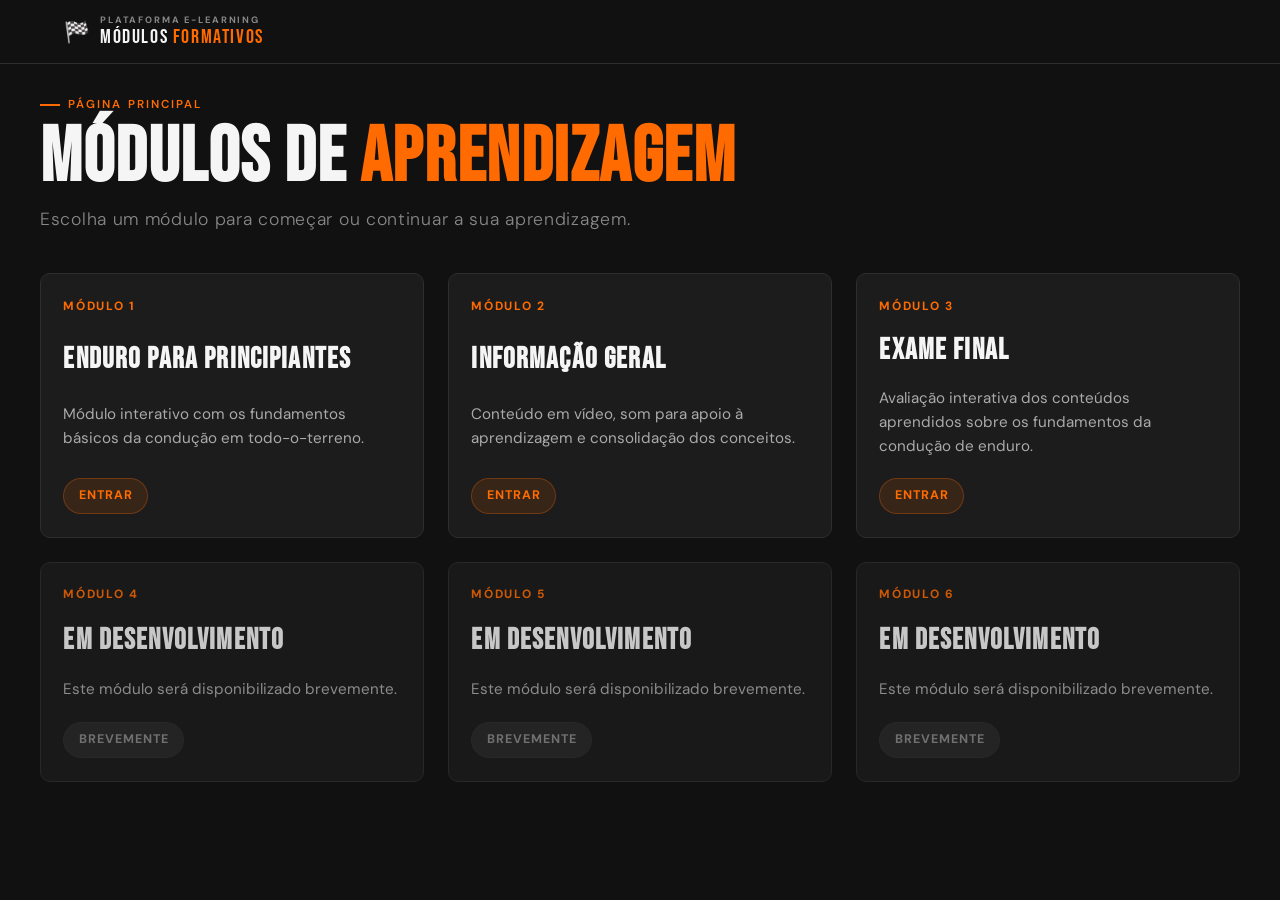
<file: index.html>
<!DOCTYPE html>
<html lang="pt">
<head>
  <meta charset="UTF-8" />
  <meta name="viewport" content="width=device-width, initial-scale=1.0" />
  <title>Módulos de Aprendizagem | E-Learning</title>

  <link rel="preconnect" href="https://fonts.googleapis.com">
  <link href="https://fonts.googleapis.com/css2?family=Bebas+Neue&family=DM+Sans:ital,wght@0,300;0,400;0,500;0,600;0,700;1,300&display=swap" rel="stylesheet">
  <link rel="stylesheet" href="style.css" />
</head>
<body class="home-page">

  <header class="site-header">
    <div class="header-inner">
      <div class="logo-area">
        <span class="logo-icon">🏁</span>
        <div class="logo-stack">
          <span class="logo-module">PLATAFORMA E-LEARNING</span>
          <span class="logo-title">MÓDULOS <span class="accent">FORMATIVOS</span></span>
        </div>
      </div>
    </div>
  </header>

  <main class="home-main">
    <section class="home-hero">
      <div class="screen-tag">Página principal</div>
      <h1 class="display-title">MÓDULOS DE <span class="accent-word">APRENDIZAGEM</span></h1>
      <p class="lead-text">
        Escolha um módulo para começar ou continuar a sua aprendizagem.
      </p>
    </section>

    <section class="modules-grid-section">
      <div class="modules-grid">

        <a class="module-card" href="module1.html">
          <span class="module-number">Módulo 1</span>
          <h2>Enduro para principiantes</h2>
          <p>Módulo interativo com os fundamentos básicos da condução em todo-o-terreno.</p>
          <span class="module-status ready">Entrar</span>
        </a>

        <a class="module-card" href="module2.html">
          <span class="module-number">Módulo 2</span>
          <h2>Informação geral</h2>
          <p>Conteúdo em vídeo, som para apoio à aprendizagem e consolidação dos conceitos.</p>
          <span class="module-status ready">Entrar</span>
        </a>

        <a class="module-card" href="exame1.html">
          <span class="module-number">Módulo 3</span>
          <h2>Exame Final</h2>
          <p>Avaliação interativa dos conteúdos aprendidos sobre os fundamentos da condução de enduro.</p>
          <span class="module-status ready">Entrar</span>
        </a>

        <div class="module-card disabled">
          <span class="module-number">Módulo 4</span>
          <h2>Em desenvolvimento</h2>
          <p>Este módulo será disponibilizado brevemente.</p>
          <span class="module-status pending">Brevemente</span>
        </div>

        <div class="module-card disabled">
          <span class="module-number">Módulo 5</span>
          <h2>Em desenvolvimento</h2>
          <p>Este módulo será disponibilizado brevemente.</p>
          <span class="module-status pending">Brevemente</span>
        </div>

        <div class="module-card disabled">
          <span class="module-number">Módulo 6</span>
          <h2>Em desenvolvimento</h2>
          <p>Este módulo será disponibilizado brevemente.</p>
          <span class="module-status pending">Brevemente</span>
        </div>

      </div>
    </section>
  </main>

</body>
</html>
</file>
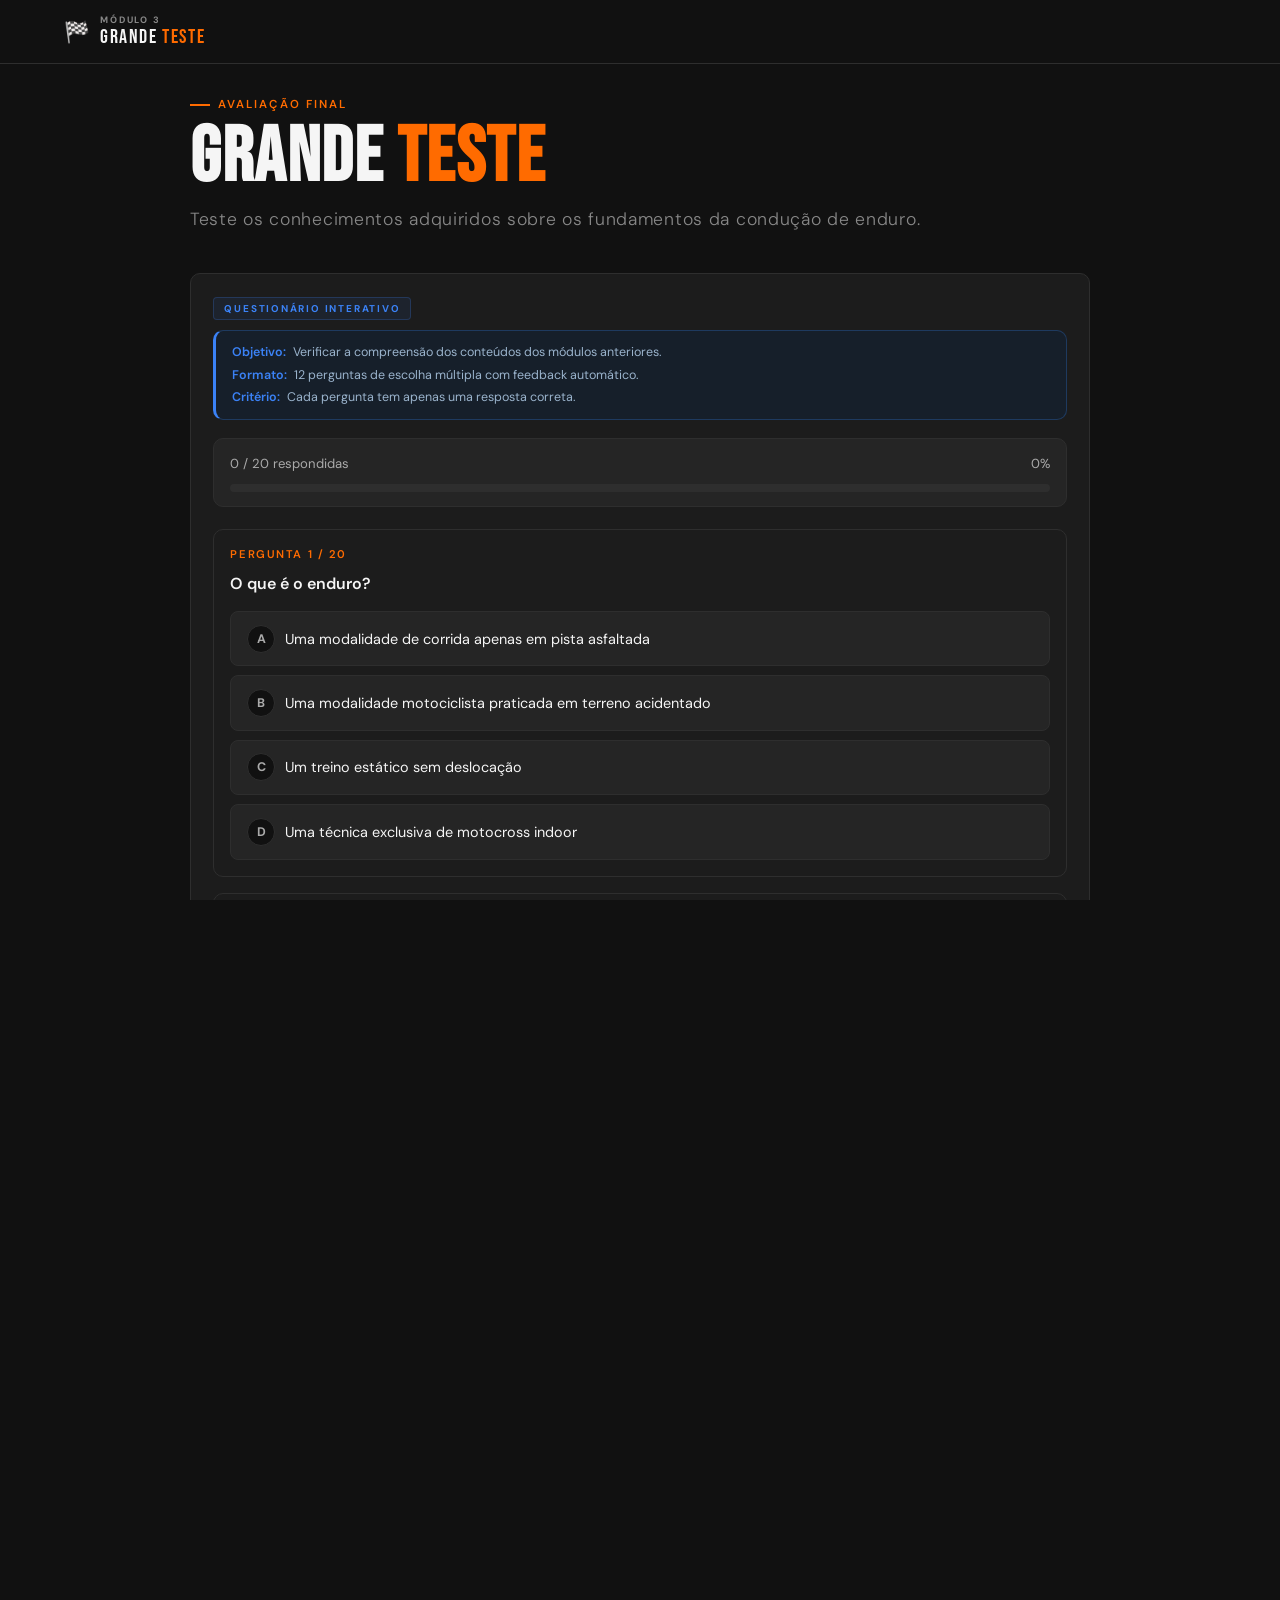
<file: exame1.html>
<!DOCTYPE html>
<html lang="pt">
<head>
  <meta charset="UTF-8" />
  <meta name="viewport" content="width=device-width, initial-scale=1.0" />
  <title>Módulo 3 — Grande Teste</title>
  <link rel="preconnect" href="https://fonts.googleapis.com">
  <link href="https://fonts.googleapis.com/css2?family=Bebas+Neue&family=DM+Sans:wght@300;400;500;700&display=swap" rel="stylesheet">
  <link rel="stylesheet" href="style.css" />
</head>
<body class="home-page">

  <header class="site-header">
    <div class="header-inner">
      <div class="logo-area">
        <span class="logo-icon">🏁</span>
        <div class="logo-stack">
          <span class="logo-module">MÓDULO 3</span>
          <span class="logo-title">GRANDE <span class="accent">TESTE</span></span>
        </div>
      </div>
    </div>
  </header>

  <main class="home-main test-page">
    <section class="home-hero">
      <div class="screen-tag">Avaliação final</div>
      <h1 class="display-title">GRANDE <span class="accent-word">TESTE</span></h1>
      <p class="lead-text">
        Teste os conhecimentos adquiridos sobre os fundamentos da condução de enduro.
      </p>
    </section>

    <section class="big-test-wrap">
      <div class="screen-meta-row">
        <span class="content-type">QUESTIONÁRIO INTERATIVO</span>
      </div>

      <div class="instruction-note">
        <div class="note-row"><span class="note-label">Objetivo:</span> Verificar a compreensão dos conteúdos dos módulos anteriores.</div>
        <div class="note-row"><span class="note-label">Formato:</span> 12 perguntas de escolha múltipla com feedback automático.</div>
        <div class="note-row"><span class="note-label">Critério:</span> Cada pergunta tem apenas uma resposta correta.</div>
      </div>

      <div class="test-progress-box">
        <div class="test-progress-top">
          <span id="testAnswered">0 / 12 respondidas</span>
          <span id="testPercent">0%</span>
        </div>
        <div class="test-progress-track">
          <div class="test-progress-fill" id="testProgressFill"></div>
        </div>
      </div>

      <div id="bigQuizContainer" class="quiz-container big-quiz-container"></div>

      <div id="bigQuizResult" class="quiz-result hidden" aria-live="polite">
        <div class="result-score" id="bigResultScore">0/12</div>
        <div class="result-msg" id="bigResultMsg"></div>
        <button class="btn-primary" onclick="retakeBigQuiz()">Tentar novamente</button>
      </div>

      <div class="module-actions">
        <a href="index.html" class="btn-secondary">Voltar à página principal</a>
      </div>
    </section>
  </main>

  <script src="big-test.js"></script>
</body>
</html>
</file>
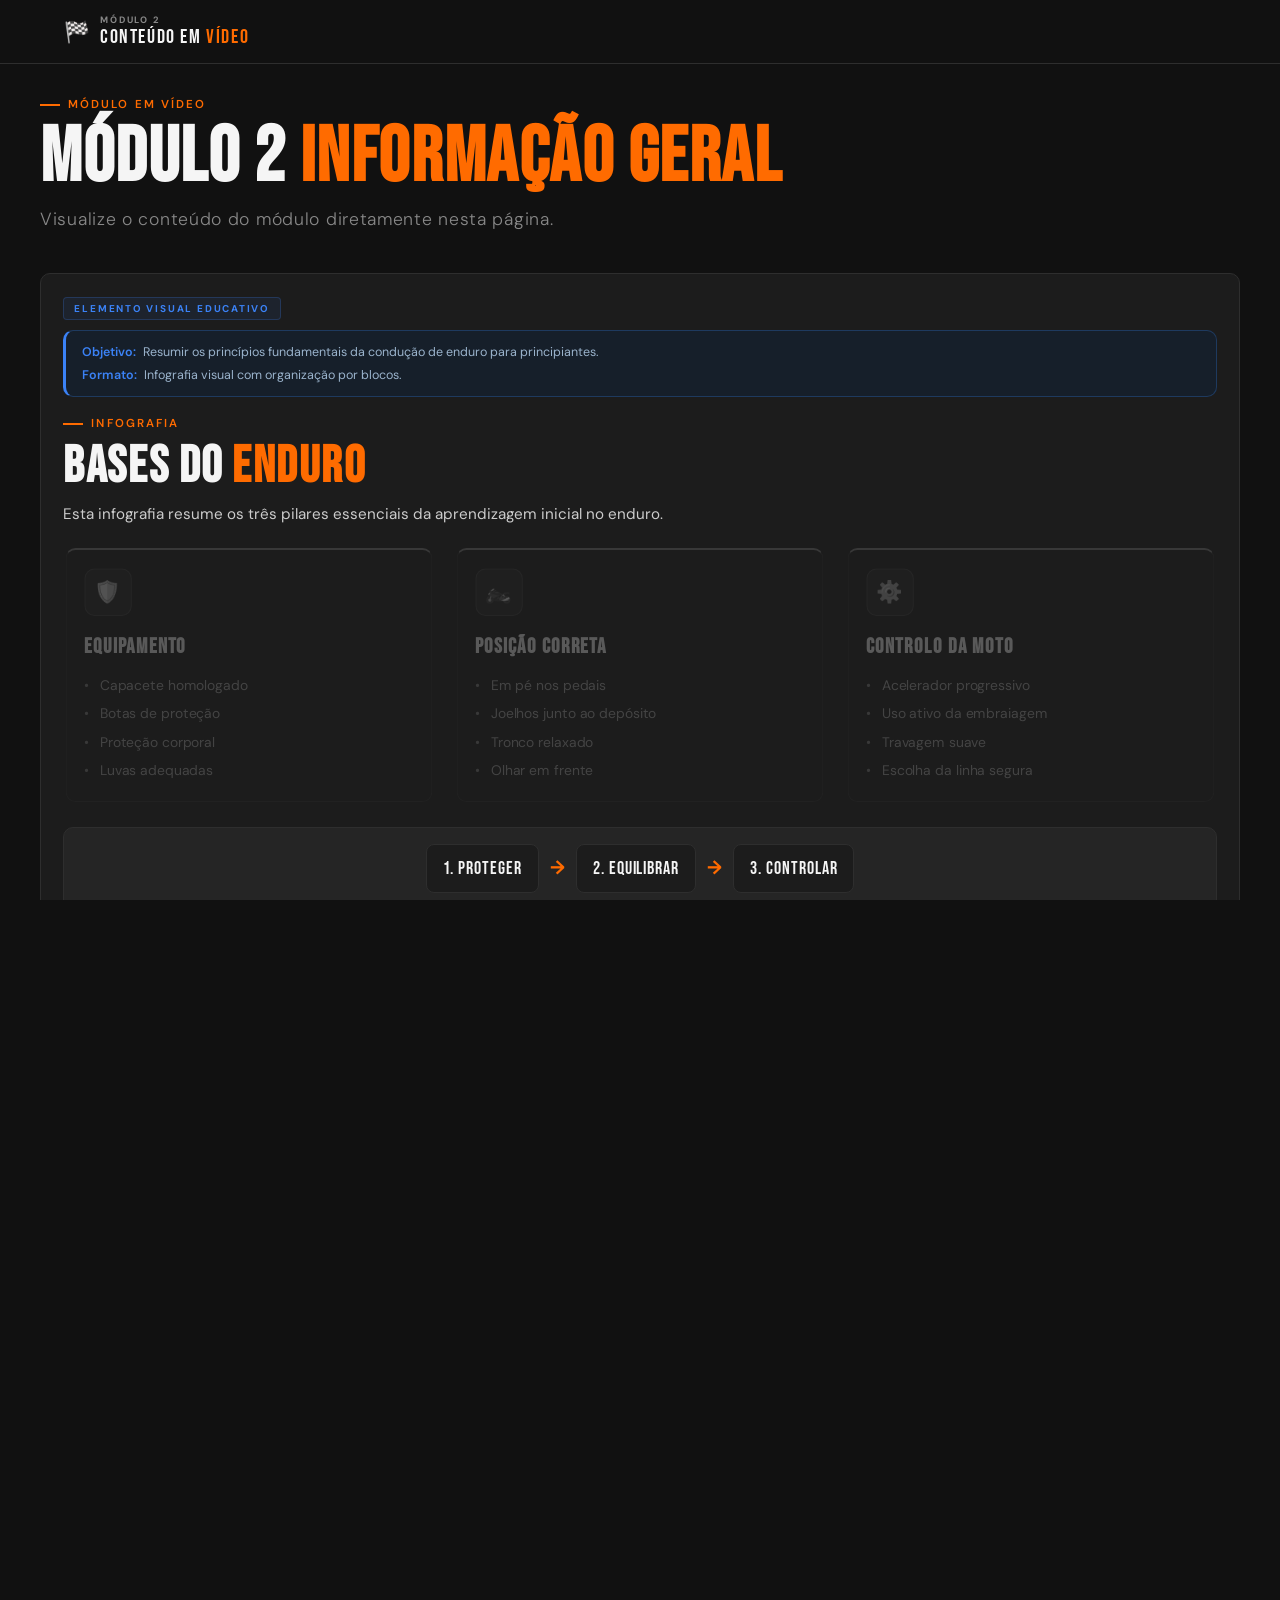
<file: module2.html>
<!DOCTYPE html>
<html lang="pt">
<head>
  <meta charset="UTF-8" />
  <meta name="viewport" content="width=device-width, initial-scale=1.0" />
  <title>Módulo 2 | Vídeo</title>

  <link rel="preconnect" href="https://fonts.googleapis.com">
  <link href="https://fonts.googleapis.com/css2?family=Bebas+Neue&family=DM+Sans:ital,wght@0,300;0,400;0,500;0,600;0,700;1,300&display=swap" rel="stylesheet">
  <link rel="stylesheet" href="style.css" />
</head>
<script src="script.js"></script>
<body class="home-page">

  <header class="site-header">
    <div class="header-inner">
      <div class="logo-area">
        <span class="logo-icon">🏁</span>
        <div class="logo-stack">
          <span class="logo-module">MÓDULO 2</span>
          <span class="logo-title">CONTEÚDO EM <span class="accent">VÍDEO</span></span>
        </div>
      </div>
    </div>
  </header>

  <main class="home-main">
    <section class="home-hero">
      <div class="screen-tag">Módulo em vídeo</div>
      <h1 class="display-title">MÓDULO 2 <span class="accent-word">INFORMAÇÃO GERAL</span></h1>
      <p class="lead-text">
        Visualize o conteúdo do módulo diretamente nesta página.
      </p>
    </section>

    <section class="edu-infographic" id="module2Infographic">
      <div class="screen-meta-row">
        <span class="content-type">ELEMENTO VISUAL EDUCATIVO</span>
      </div>
    
      <div class="instruction-note">
        <div class="note-row">
          <span class="note-label">Objetivo:</span>
          Resumir os princípios fundamentais da condução de enduro para principiantes.
        </div>
        <div class="note-row">
          <span class="note-label">Formato:</span>
          Infografia visual com organização por blocos.
        </div>
      </div>
    
      <div class="content-header">
        <div class="screen-tag">Infografia</div>
        <h2 class="section-title">BASES DO <span class="accent-word">ENDURO</span></h2>
        <p class="body-text">
          Esta infografia resume os três pilares essenciais da aprendizagem inicial no enduro.
        </p>
      </div>
    
      <div class="infographic-grid">
        <div class="info-card" data-topic="gear">
          <div class="info-icon">🛡️</div>
          <h3>EQUIPAMENTO</h3>
          <ul>
            <li>Capacete homologado</li>
            <li>Botas de proteção</li>
            <li>Proteção corporal</li>
            <li>Luvas adequadas</li>
          </ul>
        </div>
      
        <div class="info-card" data-topic="position">
          <div class="info-icon">🏍️</div>
          <h3>POSIÇÃO CORRETA</h3>
          <ul>
            <li>Em pé nos pedais</li>
            <li>Joelhos junto ao depósito</li>
            <li>Tronco relaxado</li>
            <li>Olhar em frente</li>
          </ul>
        </div>
      
        <div class="info-card" data-topic="control">
          <div class="info-icon">⚙️</div>
          <h3>CONTROLO DA MOTO</h3>
          <ul>
            <li>Acelerador progressivo</li>
            <li>Uso ativo da embraiagem</li>
            <li>Travagem suave</li>
            <li>Escolha da linha segura</li>
          </ul>
        </div>
      </div>
    
      <div class="infographic-flow">
        <div class="flow-step">1. Proteger</div>
        <div class="flow-arrow">→</div>
        <div class="flow-step">2. Equilibrar</div>
        <div class="flow-arrow">→</div>
        <div class="flow-step">3. Controlar</div>
      </div>
    </section> 

    <section class="audio-learning-block">
      <div class="screen-meta-row">
        <span class="content-type">TIPO DE CONTEÚDO: ÁUDIO EDUCATIVO</span>
      </div>
    
      <div class="instruction-note">
        <div class="note-row">
          <span class="note-label">Objetivo:</span>
          Apresentar um resumo em áudio dos princípios básicos da condução de enduro.
        </div>
        <div class="note-row">
          <span class="note-label">Formato:</span>
          Narração curta com explicação educativa.
        </div>
        <div class="note-row">
          <span class="note-label">Duração:</span>
          Aproximadamente 120 segundos.
        </div>
      </div>
    
      <div class="content-header">
        <div class="screen-tag">Áudio</div>
        <h2 class="section-title">NARRAÇÃO <span class="accent-word">EDUCATIVA</span></h2>
        <p class="body-text">
          Ouça este resumo áudio sobre os fundamentos básicos do enduro.
        </p>
      </div>
    
      <div class="audio-player-box">
        <audio id="module2Audio" controls preload="metadata" class="module-audio">
          <source src="Content/audio_modulo_2.ogg" type="audio/ogg">
          O seu navegador não suporta a reprodução de áudio.
        </audio>
      </div>
      <div class="module-actions">
        <a href="index.html" class="btn-secondary">
          ← Voltar à página principal
        </a>
      </div>
    </section>

    <section class="video-module-wrap">
      <div class="video-module-card">
        <div class="screen-meta-row">
          <span class="content-type">TIPO DE CONTEÚDO: VÍDEO</span>
        </div>

        <div class="instruction-note">
          <div class="note-row">
            <span class="note-label">Objetivo:</span>
            Visualizar o conteúdo vídeo do segundo módulo.
          </div>
          <div class="note-row">
            <span class="note-label">Formato:</span>
            Reprodução incorporada na página.
          </div>
        </div>

        <h2 class="section-title">VÍDEO DE <span class="accent-word">APRENDIZAGEM</span></h2>
        <p class="body-text">
          O vídeo abaixo está disponível diretamente na plataforma para facilitar o acesso ao conteúdo sem sair do site.
        </p>

        <div class="video-embed-box">
          <iframe
            src="https://www.youtube-nocookie.com/embed/uHTF2RPyJeM"
            title="Módulo 2 - Vídeo"
            referrerpolicy="strict-origin-when-cross-origin"
            allow="accelerometer; autoplay; clipboard-write; encrypted-media; gyroscope; picture-in-picture; web-share"
            allowfullscreen
            loading="lazy">
          </iframe>
        </div>
        
        <div class="module-actions">
          <a href="https://www.youtube.com/watch?v=uHTF2RPyJeM" target="_blank" rel="noopener noreferrer" class="btn-secondary">
            Ver no YouTube
          </a>
          <a href="index.html" class="btn-secondary">
            ← Voltar à página principal
          </a>
        </div>
      </div>
    </section>
  </main>

</body>
</html>
</file>
<file: style.css>
/* ═══════════════════════════════════════════════════════
   ENDURO PRO — E-Learning Module Stylesheet v2
   Additions: instruction-note, content-type, quiz-explanation,
   outcomes-list, next-step-block, traj-steps, kbd-hint
   Updated header, trajectory interaction, learning outcomes
   ═══════════════════════════════════════════════════════ */

/* ─── RESET & ROOT ─── */
*, *::before, *::after { box-sizing: border-box; margin: 0; padding: 0; }

:root {
  --bg:        #111111;
  --surface:   #1c1c1c;
  --surface2:  #252525;
  --border:    #2e2e2e;
  --orange:    #FF6B00;
  --orange-dk: #cc5500;
  --orange-lt: #ff8c3a;
  --white:     #f5f5f5;
  --muted:     #888888;
  --muted2:    #aaaaaa;
  --red:       #ef4444;
  --green:     #22c55e;
  --note-bg:   #161f2a;
  --note-border: #1e3a5f;
  --note-accent: #3b82f6;
  --font-display: 'Bebas Neue', sans-serif;
  --font-body:    'DM Sans', sans-serif;
  --header-h: 64px;
  --nav-h:    68px;
  --radius:   10px;
}

html, body {
  height: 100%;
  background: var(--bg);
  color: var(--white);
  font-family: var(--font-body);
  font-size: 16px;
  line-height: 1.6;
  overflow-x: hidden;
}
::-webkit-scrollbar { width: 6px; }
::-webkit-scrollbar-track { background: var(--bg); }
::-webkit-scrollbar-thumb { background: var(--orange); border-radius: 3px; }

/* ─── TYPOGRAPHY ─── */
.display-title {
  font-family: var(--font-display);
  font-size: clamp(2.8rem, 6vw, 5rem);
  line-height: 0.95; letter-spacing: 0.02em; color: var(--white);
}
.section-title {
  font-family: var(--font-display);
  font-size: clamp(2rem, 4vw, 3.2rem);
  line-height: 1; letter-spacing: 0.03em; margin-bottom: 0.5rem; color: var(--white);
}
.accent-word { color: var(--orange); }
.screen-tag {
  display: flex; align-items: center; gap: 8px;
  font-size: 0.72rem; font-weight: 600;
  letter-spacing: 0.18em; text-transform: uppercase;
  color: var(--orange); margin-bottom: 0.5rem;
}
.screen-tag::before {
  content: ''; display: inline-block;
  width: 20px; height: 2px; background: var(--orange);
}
.lead-text { font-size: 1.1rem; color: var(--muted); margin: 0.6rem 0 1rem; font-weight: 300; letter-spacing: 0.04em; }
.body-text  { font-size: 0.95rem; color: #ccc; line-height: 1.75; margin-bottom: 1.2rem; }

/* ═══════════════════════════════════════════════════════
   ■ NEW: INSTRUCTIONAL LAYER ELEMENTS
   ═══════════════════════════════════════════════════════ */

/* ── Screen meta row (content-type sits here) ── */
.screen-meta-row {
  display: flex; align-items: center; gap: 10px;
  margin-bottom: 0.6rem;
}

/* ── Content Type Label ── */
.content-type {
  display: inline-flex; align-items: center;
  font-size: 0.62rem; font-weight: 700;
  letter-spacing: 0.18em; text-transform: uppercase;
  color: var(--note-accent);
  background: rgba(59,130,246,0.08);
  border: 1px solid rgba(59,130,246,0.22);
  border-radius: 4px;
  padding: 3px 10px;
}

/* ── Instruction Note Card ── */
.instruction-note {
  background: var(--note-bg);
  border: 1px solid var(--note-border);
  border-left: 3px solid var(--note-accent);
  border-radius: var(--radius);
  padding: 0.75rem 1rem;
  margin-bottom: 1.1rem;
  display: flex; flex-direction: column; gap: 4px;
}
.note-row {
  font-size: 0.78rem;
  color: #9ab3cc;
  line-height: 1.5;
}
.note-label {
  font-weight: 600;
  color: var(--note-accent);
  margin-right: 4px;
}

/* ── Quiz Explanation ── */
.quiz-explanation {
  margin-top: 0.6rem;
  background: rgba(59,130,246,0.07);
  border: 1px solid rgba(59,130,246,0.2);
  border-left: 3px solid var(--note-accent);
  border-radius: 6px;
  padding: 0.7rem 1rem;
  font-size: 0.82rem;
  color: #9ab3cc;
  line-height: 1.6;
  display: none;
}
.quiz-explanation.visible { display: block; animation: fadeInUp 0.3s ease; }
.quiz-explanation .expl-header {
  font-weight: 600; color: var(--note-accent);
  font-size: 0.72rem; letter-spacing: 0.1em; text-transform: uppercase;
  margin-bottom: 4px;
}

/* ── Outcomes List ── */
.outcomes-list { display: flex; flex-direction: column; gap: 0.6rem; margin-top: 0.5rem; }
.outcome-item {
  display: flex; align-items: flex-start; gap: 1rem;
  background: var(--surface); border: 1px solid var(--border);
  border-radius: var(--radius); padding: 0.9rem 1.1rem;
  animation: slideInOutcome 0.4s ease var(--delay, 0s) both;
}
.outcome-check {
  width: 30px; height: 30px; flex-shrink: 0;
  background: rgba(34,197,94,0.12);
  border: 1.5px solid var(--green);
  border-radius: 50%;
  display: flex; align-items: center; justify-content: center;
  font-size: 0.8rem; font-weight: 700; color: var(--green);
}
.outcome-text { display: flex; flex-direction: column; gap: 2px; }
.outcome-text strong { font-size: 0.9rem; color: var(--white); }
.outcome-text span   { font-size: 0.8rem; color: var(--muted); }

@keyframes slideInOutcome {
  from { opacity: 0; transform: translateX(-16px); }
  to   { opacity: 1; transform: translateX(0); }
}

/* ── Next Step Block ── */
.next-step-block {
  background: var(--surface);
  border: 1px solid var(--border);
  border-top: 2px solid var(--orange);
  border-radius: var(--radius);
  padding: 1.1rem 1.3rem;
  margin: 1rem 0 1.5rem;
  width: 100%;
}
.next-step-header {
  display: flex; align-items: center; gap: 8px;
  font-family: var(--font-display); font-size: 1.1rem; letter-spacing: 0.05em;
  color: var(--orange); margin-bottom: 0.5rem;
}
.next-step-icon {
  width: 26px; height: 26px;
  background: var(--orange); border-radius: 50%;
  display: flex; align-items: center; justify-content: center;
  font-size: 0.7rem; flex-shrink: 0; color: white;
}
.next-step-sub {
  font-size: 0.82rem; color: var(--muted); margin-bottom: 0.6rem;
}
.next-step-list {
  list-style: none; display: flex; flex-direction: column; gap: 0.35rem;
}
.next-step-list li {
  font-size: 0.85rem; color: var(--muted2); line-height: 1.5;
  padding-left: 1rem; position: relative;
}
.next-step-list li::before {
  content: '•'; color: var(--orange);
  position: absolute; left: 0; font-size: 0.9rem;
}

/* ── Trajectory Step Indicator ── */
.traj-steps {
  display: flex; gap: 0; margin-bottom: 1rem;
  background: var(--surface); border: 1px solid var(--border);
  border-radius: 8px; overflow: hidden;
}
.traj-step {
  flex: 1; display: flex; align-items: center; justify-content: center; gap: 8px;
  padding: 0.6rem 0.5rem;
  font-size: 0.75rem; color: var(--muted);
  border-right: 1px solid var(--border);
  transition: background 0.3s, color 0.3s;
}
.traj-step:last-child { border-right: none; }
.traj-step.active { background: rgba(255,107,0,0.1); color: var(--orange); }
.traj-step.done { background: rgba(34,197,94,0.07); color: var(--green); }
.ts-num {
  width: 20px; height: 20px; flex-shrink: 0;
  border-radius: 50%; border: 1.5px solid currentColor;
  display: flex; align-items: center; justify-content: center;
  font-size: 0.7rem; font-weight: 700;
}
.ts-label { font-size: 0.72rem; font-weight: 500; }

/* ── Trajectory Reset Button ── */
.traj-reset { margin-top: 0.8rem; }
.hidden { display: none !important; }

/* ── Keyboard Hint ── */
.kbd-hint {
  position: fixed; bottom: calc(var(--nav-h) + 10px); right: 1.2rem;
  font-size: 0.68rem; color: var(--muted);
  display: flex; align-items: center; gap: 4px;
  opacity: 0.7;
  pointer-events: none;
}
.kbd {
  background: var(--surface2); border: 1px solid var(--border);
  border-radius: 4px; padding: 1px 6px;
  font-family: monospace; font-size: 0.68rem; color: var(--muted2);
}

/* ═══════════════════════════════════════════════════════
   ■ HEADER (updated)
   ═══════════════════════════════════════════════════════ */
.site-header {
  position: fixed; top: 0; left: 0; right: 0; z-index: 100;
  height: var(--header-h);
  background: rgba(17,17,17,0.94);
  backdrop-filter: blur(12px);
  border-bottom: 1px solid var(--border);
}
.header-inner {
  max-width: 1200px; margin: 0 auto;
  height: 100%; padding: 0 1.5rem;
  display: flex; align-items: center; gap: 2rem;
}
.logo-area { display: flex; align-items: center; gap: 10px; flex-shrink: 0; }
.logo-icon  { font-size: 1.3rem; color: var(--orange); }
.logo-stack { display: flex; flex-direction: column; line-height: 1; }
.logo-module {
  font-size: 0.58rem; font-weight: 700; letter-spacing: 0.2em;
  text-transform: uppercase; color: var(--muted); margin-bottom: 1px;
}
.logo-title {
  font-family: var(--font-display); font-size: 1.25rem;
  letter-spacing: 0.08em; color: var(--white);
}
.logo-title .accent { color: var(--orange); }
.progress-area { flex: 1; display: flex; align-items: center; gap: 10px; }
.progress-label { font-size: 0.65rem; font-weight: 600; letter-spacing: 0.15em; color: var(--muted); flex-shrink: 0; }
.progress-track { flex: 1; height: 4px; background: var(--border); border-radius: 2px; overflow: hidden; }
.progress-fill {
  height: 100%;
  background: linear-gradient(90deg, var(--orange), var(--orange-lt));
  border-radius: 2px; width: 0%;
  transition: width 0.5s cubic-bezier(0.4,0,0.2,1);
}
.progress-pct { font-size: 0.75rem; font-weight: 600; color: var(--orange); flex-shrink: 0; min-width: 36px; text-align: right; }
.step-indicator { font-family: var(--font-display); font-size: 1.05rem; color: var(--muted); letter-spacing: 0.06em; flex-shrink: 0; }

/* ═══════════════════════════════════════════════════════
   ■ MAIN & SCREENS
   ═══════════════════════════════════════════════════════ */
.module-main { padding-top: var(--header-h); padding-bottom: var(--nav-h); min-height: 100vh; }
.screen {
  display: none; min-height: calc(100vh - var(--header-h) - var(--nav-h));
  padding: 1.8rem 1.5rem;
  opacity: 0; transform: translateX(30px);
  transition: opacity 0.38s ease, transform 0.38s ease;
}
.screen.active { display: flex; flex-direction: column; opacity: 1; transform: translateX(0); }
.screen.slide-out { opacity: 0; transform: translateX(-30px); }

.screen-layout { max-width: 1100px; margin: 0 auto; width: 100%; flex: 1; display: flex; flex-direction: column; }

/* Intro */
.intro-layout { flex-direction: row; gap: 3rem; align-items: center; }
.intro-media { flex: 1; position: relative; border-radius: var(--radius); overflow: hidden; min-height: 400px; max-width: 540px; }
.hero-img { width: 100%; height: 100%; object-fit: cover; display: block; }
.img-overlay { position: absolute; inset: 0; background: linear-gradient(135deg, rgba(255,107,0,0.25) 0%, transparent 60%); }
.img-badge { position: absolute; top: 1.2rem; left: 1.2rem; background: var(--orange); color: white; font-family: var(--font-display); font-size: 0.9rem; letter-spacing: 0.12em; padding: 4px 12px; border-radius: 4px; }
.intro-content { flex: 1; display: flex; flex-direction: column; gap: 0; }
.meta-pills { display: flex; flex-wrap: wrap; gap: 8px; margin-bottom: 1.5rem; }
.pill { background: var(--surface2); border: 1px solid var(--border); color: var(--muted); font-size: 0.78rem; padding: 4px 12px; border-radius: 20px; }

/* Standard */
.standard-layout { gap: 0.8rem; }
.content-header  { margin-bottom: 0.5rem; }

/* Video */
.video-layout { flex-direction: row; gap: 3rem; align-items: flex-start; }
.video-content-side { flex: 1; min-width: 0; }
.video-embed-side   { flex: 1; min-width: 0; }

/* Video placeholder */
.video-placeholder { background: var(--surface); border-radius: var(--radius); overflow: hidden; border: 1px solid var(--border); }
.video-thumb-wrap { position: relative; aspect-ratio: 16/9; cursor: pointer; overflow: hidden; }
.video-thumb { width: 100%; height: 100%; object-fit: cover; display: block; transition: transform 0.4s, filter 0.4s; filter: brightness(0.6); }
.video-thumb-wrap:hover .video-thumb { transform: scale(1.04); filter: brightness(0.5); }
.play-btn {
  position: absolute; top: 50%; left: 50%; transform: translate(-50%,-50%);
  width: 64px; height: 64px; background: var(--orange); border-radius: 50%;
  display: flex; align-items: center; justify-content: center;
  font-size: 1.4rem; color: white; padding-left: 4px;
  box-shadow: 0 4px 20px rgba(255,107,0,0.5);
  transition: transform 0.2s, box-shadow 0.2s;
}
.video-thumb-wrap:hover .play-btn { transform: translate(-50%,-50%) scale(1.1); box-shadow: 0 6px 28px rgba(255,107,0,0.7); }
.video-label { position: absolute; bottom: 12px; left: 12px; font-size: 0.65rem; font-weight: 600; letter-spacing: 0.14em; color: rgba(255,255,255,0.6); }

/* Finish */
.finish-layout { flex-direction: row; gap: 3rem; align-items: flex-start; padding-top: 1rem; }
.finish-gfx { flex: 0 0 380px; position: relative; border-radius: var(--radius); overflow: hidden; min-height: 420px; }
.finish-img { width: 100%; height: 100%; object-fit: cover; filter: brightness(0.55) saturate(0.7); }
.finish-overlay { position: absolute; inset: 0; background: linear-gradient(to right, transparent 40%, var(--bg) 100%); }
.finish-content { flex: 1; display: flex; flex-direction: column; align-items: flex-start; gap: 0.4rem; }
.congrats-badge { font-size: 3.5rem; margin-bottom: 0.5rem; }
.finish-stats { display: flex; gap: 2rem; margin: 0.8rem 0 0.5rem; }
.stat { text-align: center; }
.stat-num { font-family: var(--font-display); font-size: 2.2rem; color: var(--orange); line-height: 1; }
.stat-label { font-size: 0.75rem; color: var(--muted); text-transform: uppercase; letter-spacing: 0.1em; }

/* ─── BUTTONS ─── */
.btn-primary, .btn-secondary {
  display: inline-flex; align-items: center; gap: 8px;
  font-family: var(--font-body); font-weight: 600;
  font-size: 0.9rem; letter-spacing: 0.04em;
  border: none; cursor: pointer;
  border-radius: 6px; padding: 0.85rem 2rem;
  transition: all 0.2s ease;
}
.btn-primary { background: var(--orange); color: white; box-shadow: 0 4px 16px rgba(255,107,0,0.35); }
.btn-primary:hover { background: var(--orange-lt); transform: translateY(-2px); box-shadow: 0 6px 20px rgba(255,107,0,0.5); }
.btn-secondary { background: transparent; color: var(--orange); border: 1.5px solid var(--orange); }
.btn-secondary:hover { background: rgba(255,107,0,0.1); }

/* ─── BOTTOM NAV ─── */
.bottom-nav {
  position: fixed; bottom: 0; left: 0; right: 0; z-index: 100;
  height: var(--nav-h);
  background: rgba(17,17,17,0.95);
  backdrop-filter: blur(12px);
  border-top: 1px solid var(--border);
  display: flex; align-items: center; justify-content: space-between;
  padding: 0 1.5rem; gap: 1rem;
}
.nav-btn { font-family: var(--font-body); font-weight: 600; font-size: 0.85rem; letter-spacing: 0.06em; padding: 0.6rem 1.4rem; border-radius: 6px; border: none; cursor: pointer; transition: all 0.2s; }
.back-btn { background: var(--surface2); color: var(--muted); border: 1px solid var(--border); }
.back-btn:hover:not(:disabled) { background: var(--surface); color: var(--white); }
.back-btn:disabled { opacity: 0.35; cursor: not-allowed; }
.next-btn { background: var(--orange); color: white; box-shadow: 0 2px 10px rgba(255,107,0,0.3); }
.next-btn:hover { background: var(--orange-lt); transform: translateY(-1px); }
.dot-indicators { display: flex; gap: 5px; align-items: center; flex-wrap: wrap; justify-content: center; }
.dot { width: 7px; height: 7px; border-radius: 50%; background: var(--border); transition: all 0.3s; cursor: pointer; }
.dot.active { background: var(--orange); transform: scale(1.4); }
.dot.done   { background: var(--orange-dk); }

/* ─── SCREEN 2: TERRAIN CARDS ─── */
.cards-grid { display: grid; grid-template-columns: repeat(3,1fr); gap: 1.2rem; margin-top: 0.5rem; }
.terrain-card { background: var(--surface); border: 1px solid var(--border); border-radius: var(--radius); overflow: hidden; transition: transform 0.25s, border-color 0.25s; }
.terrain-card:hover { transform: translateY(-4px); border-color: var(--orange); }
.terrain-card img { width: 100%; aspect-ratio: 4/3; object-fit: cover; display: block; filter: brightness(0.75) saturate(0.8); }
.terrain-card:hover img { filter: brightness(0.9) saturate(1); }
.card-label { display: flex; align-items: center; gap: 8px; padding: 10px 14px 4px; font-family: var(--font-display); font-size: 1.1rem; letter-spacing: 0.06em; color: var(--white); }
.card-icon { font-size: 1.1rem; }
.card-desc { padding: 0 14px 14px; font-size: 0.82rem; color: var(--muted); line-height: 1.5; }

/* ─── SCREEN 3: GEAR GRID ─── */
.gear-grid { display: grid; grid-template-columns: repeat(4,1fr); gap: 1.2rem; }
.gear-item { background: var(--surface); border: 1.5px solid var(--border); border-radius: var(--radius); overflow: hidden; cursor: pointer; transition: border-color 0.25s, transform 0.25s; }
.gear-item:hover { border-color: var(--orange); transform: translateY(-3px); }
.gear-item.open { border-color: var(--orange); }
.gear-icon-wrap { position: relative; aspect-ratio: 1; overflow: hidden; }
.gear-icon-wrap img { width: 100%; height: 100%; object-fit: cover; filter: brightness(0.65) saturate(0.6); transition: filter 0.3s; }
.gear-item.open .gear-icon-wrap img, .gear-item:hover .gear-icon-wrap img { filter: brightness(0.8) saturate(1); }
.gear-check { position: absolute; bottom: 8px; right: 8px; width: 26px; height: 26px; background: var(--orange); border-radius: 50%; display: flex; align-items: center; justify-content: center; font-size: 0.75rem; color: white; font-weight: 700; opacity: 0; transform: scale(0.5); transition: all 0.25s; }
.gear-item.open .gear-check { opacity: 1; transform: scale(1); }
.gear-name { font-family: var(--font-display); font-size: 1.05rem; letter-spacing: 0.04em; padding: 10px 12px 6px; color: var(--white); }
.gear-desc-panel { font-size: 0.8rem; color: var(--muted); line-height: 1.5; padding: 0 12px; max-height: 0; overflow: hidden; transition: max-height 0.35s ease, padding-bottom 0.25s; }
.gear-item.open .gear-desc-panel { max-height: 200px; padding-bottom: 12px; }

/* ─── SCREENS 4-6: CHECKLIST & INFO BLOCKS ─── */
.checklist { display: flex; flex-direction: column; gap: 1rem; margin-top: 1rem; }
.check-item { display: flex; gap: 1rem; align-items: flex-start; }
.check-num { font-family: var(--font-display); font-size: 2rem; color: var(--orange); line-height: 1; flex-shrink: 0; min-width: 44px; }
.check-text strong { display: block; font-size: 0.92rem; color: var(--white); margin-bottom: 3px; }
.check-text p { font-size: 0.83rem; color: var(--muted); line-height: 1.55; }

.info-blocks { display: flex; flex-direction: column; gap: 1rem; margin-top: 1rem; }
.info-block { display: flex; gap: 1rem; align-items: flex-start; }
.ib-icon { font-size: 1.4rem; background: var(--surface2); border: 1px solid var(--border); width: 44px; height: 44px; border-radius: 8px; display: flex; align-items: center; justify-content: center; flex-shrink: 0; }
.ib-body strong { font-size: 0.9rem; color: var(--white); display: block; margin-bottom: 3px; }
.ib-body p { font-size: 0.82rem; color: var(--muted); line-height: 1.55; }

/* ─── SCREEN 6: TABS ─── */
.tabs-wrap { margin-top: 1rem; }
.tab-buttons { display: flex; gap: 0; }
.tab-btn { flex: 1; font-family: var(--font-body); font-size: 0.82rem; font-weight: 600; letter-spacing: 0.06em; padding: 10px; border: 1px solid var(--border); background: var(--surface); color: var(--muted); cursor: pointer; transition: all 0.2s; }
.tab-btn:first-child { border-radius: 6px 0 0 0; }
.tab-btn:last-child  { border-radius: 0 6px 0 0; }
.tab-btn.active { background: var(--orange); color: white; border-color: var(--orange); }
.tab-content { display: none; background: var(--surface); border: 1px solid var(--border); border-top: none; border-radius: 0 0 6px 6px; padding: 1.2rem; font-size: 0.88rem; color: #ccc; line-height: 1.7; }
.tab-content.active { display: block; }

/* ─── SCREEN 7: TRAJECTORY ─── */
.trajectory-wrap { display: flex; flex-direction: column; gap: 0.8rem; }
#trajectorySVG { width: 100%; border-radius: var(--radius); cursor: default; }
.traj-path { cursor: pointer; transition: opacity 0.35s, stroke-width 0.35s; }

/* Animated glow for selected line */
@keyframes linePulse {
  0%, 100% { filter: drop-shadow(0 0 4px currentColor); }
  50%       { filter: drop-shadow(0 0 12px currentColor); }
}
.traj-path.selected-correct { animation: linePulse 1.2s ease infinite; }
.traj-path.selected-wrong   { animation: linePulse 1.2s ease infinite; }

.traj-feedback {
  background: var(--surface); border: 1px solid var(--border);
  border-radius: var(--radius); padding: 1rem 1.4rem;
  font-size: 0.9rem; color: var(--muted); min-height: 70px;
  display: flex; align-items: flex-start; flex-direction: column; gap: 4px;
  transition: border-color 0.3s, background 0.3s;
}
.traj-hint { color: var(--muted); font-size: 0.88rem; }
.traj-feedback.correct { border-color: var(--green); background: rgba(34,197,94,0.05); }
.traj-feedback.wrong   { border-color: var(--red);   background: rgba(239,68,68,0.05); }
.traj-verdict {
  font-family: var(--font-display); font-size: 1.2rem; letter-spacing: 0.06em;
}
.traj-verdict.correct { color: var(--green); }
.traj-verdict.wrong   { color: var(--red); }
.traj-explanation { font-size: 0.85rem; color: var(--muted2); line-height: 1.65; }

/* ─── SCREEN 8: MISTAKES ─── */
.mistakes-list { display: flex; flex-direction: column; gap: 0.7rem; }
.mistake-item { background: var(--surface); border: 1px solid var(--border); border-radius: var(--radius); overflow: hidden; cursor: pointer; transition: border-color 0.25s; }
.mistake-item:hover  { border-color: var(--orange); }
.mistake-item.open   { border-color: var(--orange); }
.mistake-header { display: flex; align-items: center; gap: 1rem; padding: 1rem 1.2rem; }
.mistake-icon { font-size: 1.5rem; flex-shrink: 0; }
.mistake-title { flex: 1; font-weight: 600; font-size: 0.92rem; }
.mistake-toggle { font-size: 1.3rem; font-weight: 300; color: var(--orange); transition: transform 0.3s; line-height: 1; min-width: 20px; text-align: center; }
.mistake-item.open .mistake-toggle { transform: rotate(45deg); }
.mistake-body { max-height: 0; overflow: hidden; transition: max-height 0.35s ease; font-size: 0.85rem; color: var(--muted); line-height: 1.7; }
.mistake-body p { padding: 0 1.2rem; }
.mistake-item.open .mistake-body { max-height: 200px; }
.mistake-item.open .mistake-body p { padding-bottom: 1rem; }

/* ─── SCREEN 9: QUIZ ─── */
.quiz-layout { max-width: 700px; }
.quiz-header { margin-bottom: 0.5rem; }
.question-block { margin-bottom: 1.5rem; }
.q-num { font-size: 0.7rem; font-weight: 600; letter-spacing: 0.14em; color: var(--orange); margin-bottom: 0.5rem; }
.q-text { font-weight: 500; font-size: 1rem; margin-bottom: 1rem; line-height: 1.5; }
.options-list { display: flex; flex-direction: column; gap: 0.5rem; }
.option-btn { background: var(--surface); border: 1.5px solid var(--border); border-radius: 8px; padding: 0.75rem 1.1rem; text-align: left; cursor: pointer; font-family: var(--font-body); font-size: 0.9rem; color: var(--white); display: flex; align-items: center; gap: 10px; transition: all 0.2s; }
.option-btn:hover:not(:disabled) { border-color: var(--orange); background: rgba(255,107,0,0.08); }
.option-btn:disabled { cursor: not-allowed; }
.option-btn.correct { border-color: var(--green); background: rgba(34,197,94,0.12); color: var(--green); }
.option-btn.wrong   { border-color: var(--red);   background: rgba(239,68,68,0.12);  color: #fca5a5; }
.option-letter { width: 26px; height: 26px; border-radius: 50%; flex-shrink: 0; background: var(--surface2); border: 1px solid var(--border); display: flex; align-items: center; justify-content: center; font-size: 0.78rem; font-weight: 700; color: var(--muted); }
.submit-quiz-btn { margin-top: 1.2rem; }
.quiz-result { text-align: center; padding: 2rem; background: var(--surface); border: 1px solid var(--border); border-radius: var(--radius); display: flex; flex-direction: column; align-items: center; gap: 1rem; }
.quiz-result.hidden { display: none; }
.result-score { font-family: var(--font-display); font-size: 4rem; color: var(--orange); line-height: 1; }
.result-msg { font-size: 1rem; color: var(--muted); }

/* ─── RESPONSIVE ─── */
@media (max-width: 900px) {
  .intro-layout, .video-layout, .finish-layout { flex-direction: column; }
  .intro-media, .finish-gfx { min-height: 220px; max-width: 100%; flex: none; }
  .gear-grid { grid-template-columns: repeat(2,1fr); }
  .cards-grid { grid-template-columns: repeat(2,1fr); }
  .header-inner { gap: 1rem; }
  .progress-label { display: none; }
  .traj-steps .ts-label { display: none; }
}
@media (max-width: 600px) {
  .screen { padding: 1rem 0.9rem; }
  .display-title { font-size: 2.5rem; }
  .section-title  { font-size: 1.8rem; }
  .gear-grid  { grid-template-columns: repeat(2,1fr); gap: 0.8rem; }
  .cards-grid { grid-template-columns: 1fr; }
  .dot-indicators { display: none; }
  .nav-btn { padding: 0.6rem 1rem; font-size: 0.8rem; }
  .step-indicator { font-size: 0.9rem; }
  .kbd-hint { display: none; }
  .finish-stats { gap: 1.2rem; }
}

/* ─── TRANSITIONS / ANIMATIONS ─── */
@keyframes fadeIn { from { opacity: 0; transform: translateY(10px); } to { opacity: 1; transform: translateY(0); } }
@keyframes fadeInUp { from { opacity: 0; transform: translateY(6px); } to { opacity: 1; transform: translateY(0); } }

.screen.active .screen-meta-row  { animation: fadeIn 0.35s ease 0.03s both; }
.screen.active .instruction-note { animation: fadeIn 0.35s ease 0.07s both; }
.screen.active .screen-tag       { animation: fadeIn 0.35s ease 0.12s both; }
.screen.active .display-title,
.screen.active .section-title    { animation: fadeIn 0.38s ease 0.17s both; }
.screen.active .body-text,
.screen.active .lead-text        { animation: fadeIn 0.38s ease 0.22s both; }
.screen.active .cards-grid,
.screen.active .gear-grid,
.screen.active .checklist,
.screen.active .info-blocks,
.screen.active .tabs-wrap,
.screen.active .trajectory-wrap,
.screen.active .mistakes-list,
.screen.active .quiz-container,
.screen.active .outcomes-list    { animation: fadeIn 0.45s ease 0.28s both; }
.screen.active .btn-primary,
.screen.active .meta-pills,
.screen.active .finish-stats,
.screen.active .next-step-block  { animation: fadeIn 0.4s ease 0.36s both; }
.screen.active .video-embed-side { animation: fadeIn 0.45s ease 0.22s both; }


/* ═══════════════════════════════════════════════════════
   ■ Main page css (updated)
   ═══════════════════════════════════════════════════════ */


.home-page {
  background: var(--bg);
  color: var(--white);
}

.home-main {
  padding-top: calc(var(--header-h) + 2rem);
  padding-bottom: 3rem;
  width: min(1200px, calc(100% - 3rem));
  margin: 0 auto;
}

.home-hero {
  margin-bottom: 2.5rem;
}

.modules-grid-section {
  width: 100%;
}

.modules-grid {
  display: grid;
  grid-template-columns: repeat(3, 1fr);
  gap: 1.5rem;
}

.module-card {
  background: var(--surface);
  border: 1px solid var(--border);
  border-radius: var(--radius);
  padding: 1.4rem;
  text-decoration: none;
  color: var(--white);
  transition: transform 0.25s ease, border-color 0.25s ease, box-shadow 0.25s ease;
  min-height: 220px;
  display: flex;
  flex-direction: column;
  justify-content: space-between;
}

.module-card:hover {
  transform: translateY(-6px);
  border-color: var(--orange);
  box-shadow: 0 8px 24px rgba(255, 107, 0, 0.18);
}

.module-number {
  display: inline-block;
  font-size: 0.75rem;
  letter-spacing: 0.14em;
  text-transform: uppercase;
  color: var(--orange);
  margin-bottom: 0.8rem;
  font-weight: 700;
}

.module-card h2 {
  font-family: var(--font-display);
  font-size: 1.8rem;
  letter-spacing: 0.04em;
  margin-bottom: 0.7rem;
  color: var(--white);
}

.module-card p {
  font-size: 0.95rem;
  color: var(--muted2);
  line-height: 1.6;
  margin-bottom: 1.2rem;
}

.module-status {
  display: inline-flex;
  align-items: center;
  justify-content: center;
  width: fit-content;
  padding: 0.45rem 0.9rem;
  border-radius: 999px;
  font-size: 0.78rem;
  font-weight: 700;
  letter-spacing: 0.08em;
  text-transform: uppercase;
}

.module-status.ready {
  background: rgba(255, 107, 0, 0.12);
  color: var(--orange);
  border: 1px solid rgba(255, 107, 0, 0.28);
}

.module-status.pending {
  background: rgba(255, 255, 255, 0.06);
  color: var(--muted);
  border: 1px solid var(--border);
}

.module-card.disabled {
  opacity: 0.8;
  cursor: default;
}

.module-card.disabled:hover {
  transform: none;
  border-color: var(--border);
  box-shadow: none;
}

@media (max-width: 900px) {
  .modules-grid {
    grid-template-columns: repeat(2, 1fr);
  }
}

@media (max-width: 600px) {
  .modules-grid {
    grid-template-columns: 1fr;
  }

  .home-main {
    width: min(100%, calc(100% - 1.8rem));
  }
}

/* ═══════════════════════════════════════════════════════
   MODULE 2 — VIDEO PAGE
═══════════════════════════════════════════════════════ */

.video-module-wrap {
  width: 100%;
}

.video-module-card {
  background: var(--surface);
  border: 1px solid var(--border);
  border-radius: var(--radius);
  padding: 1.4rem;
  margin: 32px 0px 0px;
}

.video-embed-box {
  position: relative;
  width: 100%;
  aspect-ratio: 16 / 9;
  background: #000;
  border: 1px solid var(--border);
  border-radius: var(--radius);
  overflow: hidden;
  margin-top: 1rem;
  
}

.video-embed-box iframe {
  width: 100%;
  height: 100%;
  border: 0;
  display: block;
}

.module-actions {
  display: flex;
  gap: 12px;
  flex-wrap: wrap;
  margin-top: 1.2rem;
}

.module-actions .btn-secondary {
  text-decoration: none;
  justify-content: center;
}

@media (max-width: 600px) {
  .video-module-card {
    padding: 1rem;
  }
}

/* ═══════════════════════════════════════════════════════
   INFOGRAFIA EDUCATIVA
═══════════════════════════════════════════════════════ */

.edu-infographic {
  margin-top: 2rem;
  background: var(--surface);
  border: 1px solid var(--border);
  border-radius: var(--radius);
  padding: 1.4rem;
}

.infographic-grid {
  display: grid;
  grid-template-columns: repeat(3, 1fr);
  gap: 1.2rem;
  margin-top: 1rem;
}

.info-card {
  background: var(--surface);
  border: 1px solid var(--border);
  border-top: 2px solid var(--orange);
  border-radius: var(--radius);
  padding: 1.2rem 1.1rem;
  transition: transform 0.25s ease, border-color 0.25s ease;
}

.info-card:hover {
  transform: translateY(-4px);
  border-color: var(--orange);
}

.info-icon {
  width: 48px;
  height: 48px;
  border-radius: 10px;
  background: rgba(255, 107, 0, 0.12);
  border: 1px solid rgba(255, 107, 0, 0.25);
  display: flex;
  align-items: center;
  justify-content: center;
  font-size: 1.35rem;
  margin-bottom: 0.9rem;
}

.info-card h3 {
  font-family: var(--font-display);
  font-size: 1.35rem;
  letter-spacing: 0.05em;
  color: var(--white);
  margin-bottom: 0.7rem;
}

.info-card ul {
  list-style: none;
  display: flex;
  flex-direction: column;
  gap: 0.45rem;
  padding: 0;
  margin: 0;
}

.info-card li {
  position: relative;
  padding-left: 1rem;
  font-size: 0.88rem;
  color: var(--muted2);
  line-height: 1.55;
}

.info-card li::before {
  content: '•';
  position: absolute;
  left: 0;
  color: var(--orange);
}

.infographic-flow {
  margin-top: 1.4rem;
  display: flex;
  align-items: center;
  justify-content: center;
  gap: 0.7rem;
  flex-wrap: wrap;
  background: var(--surface2);
  border: 1px solid var(--border);
  border-radius: var(--radius);
  padding: 1rem;
}

.flow-step {
  font-family: var(--font-display);
  font-size: 1.15rem;
  letter-spacing: 0.05em;
  color: var(--white);
  background: var(--surface);
  border: 1px solid var(--border);
  border-radius: 8px;
  padding: 0.55rem 1rem;
}

.flow-arrow {
  color: var(--orange);
  font-size: 1.2rem;
  font-weight: 700;
}

@media (max-width: 900px) {
  .infographic-grid {
    grid-template-columns: 1fr;
  }
}


/* ═══════════════════════════════════════════════════════
   AUDIO BLOCK
═══════════════════════════════════════════════════════ */


.audio-learning-block {
  margin-top: 2rem;
  background: var(--surface);
  border: 1px solid var(--border);
  border-radius: var(--radius);
  padding: 1.4rem;
}

.audio-player-box {
  background: var(--surface);
  border: 1px solid var(--border);
  border-radius: var(--radius);
  overflow: hidden;
  padding: 1rem;
}

.module-audio {
  width: 100%;
  display: block;
}

/* ═══════════════════════════════════════════════════════
   INFOGRAFIA EDUCATIVA 2
═══════════════════════════════════════════════════════ */

.info-card {
  opacity: 0.38;
  filter: grayscale(1);
  transform: scale(0.985);
  transition:
    opacity 0.45s ease,
    filter 0.45s ease,
    transform 0.45s ease,
    border-color 0.45s ease,
    box-shadow 0.45s ease,
    background 0.45s ease;
}

.info-card.is-dimmed {
  opacity: 0.28;
  filter: grayscale(1);
}

.info-card.is-active {
  opacity: 1;
  filter: grayscale(0);
  transform: scale(1);
  border-color: var(--orange);
  background: linear-gradient(180deg, rgba(255,107,0,0.10), var(--surface));
  box-shadow: 0 0 0 1px rgba(255,107,0,0.12), 0 10px 28px rgba(255,107,0,0.16);
}

.edu-infographic.is-finished .info-card {
  opacity: 1;
  filter: grayscale(0);
}

@media (prefers-reduced-motion: reduce) {
  .info-card {
    transition: none;
  }
}

/* ═══════════════════════════════════════════════════════
   BIG TEST / MÓDULO 3
═══════════════════════════════════════════════════════ */

.test-page {
  max-width: 900px;
}

.big-test-wrap {
  background: var(--surface);
  border: 1px solid var(--border);
  border-radius: var(--radius);
  padding: 1.4rem;
}

.test-progress-box {
  margin: 1rem 0 1.4rem;
  background: var(--surface2);
  border: 1px solid var(--border);
  border-radius: var(--radius);
  padding: 0.9rem 1rem;
}

.test-progress-top {
  display: flex;
  justify-content: space-between;
  align-items: center;
  gap: 1rem;
  font-size: 0.82rem;
  color: var(--muted2);
  margin-bottom: 0.6rem;
}

.test-progress-track {
  width: 100%;
  height: 8px;
  background: var(--border);
  border-radius: 999px;
  overflow: hidden;
}

.test-progress-fill {
  height: 100%;
  width: 0;
  background: linear-gradient(90deg, var(--orange), var(--orange-lt));
  border-radius: 999px;
  transition: width 0.3s ease;
}

.big-quiz-container .question-block {
  background: var(--surface);
  border: 1px solid var(--border);
  border-radius: var(--radius);
  padding: 1rem;
  margin-bottom: 1rem;
}

.big-quiz-container .question-block.unanswered {
  outline: 2px solid rgba(255, 107, 0, 0.45);
  outline-offset: 2px;
}

.big-quiz-container .q-text {
  font-weight: 600;
  font-size: 1rem;
  margin-bottom: 0.9rem;
  color: var(--white);
}

.big-quiz-container .options-list {
  display: flex;
  flex-direction: column;
  gap: 0.55rem;
}

.big-quiz-container .option-btn {
  width: 100%;
  background: var(--surface2);
  border: 1.5px solid var(--border);
  border-radius: 8px;
  padding: 0.8rem 1rem;
  text-align: left;
  cursor: pointer;
  font-family: var(--font-body);
  font-size: 0.9rem;
  color: var(--white);
  display: flex;
  align-items: center;
  gap: 10px;
  transition: all 0.2s ease;
}

.big-quiz-container .option-btn:hover:not(:disabled) {
  border-color: var(--orange);
  background: rgba(255, 107, 0, 0.08);
}

.big-quiz-container .option-btn.selected {
  border-color: var(--orange);
  background: rgba(255, 107, 0, 0.12);
}

.big-quiz-container .option-btn.correct {
  border-color: var(--green);
  background: rgba(34, 197, 94, 0.12);
  color: #bbf7d0;
}

.big-quiz-container .option-btn.wrong {
  border-color: var(--red);
  background: rgba(239, 68, 68, 0.12);
  color: #fecaca;
}

.big-quiz-container .option-letter {
  width: 28px;
  height: 28px;
  border-radius: 50%;
  flex-shrink: 0;
  background: var(--bg);
  border: 1px solid var(--border);
  display: flex;
  align-items: center;
  justify-content: center;
  font-size: 0.78rem;
  font-weight: 700;
  color: var(--muted2);
}

.big-quiz-container .option-btn.selected .option-letter {
  background: var(--orange);
  color: white;
  border-color: var(--orange);
}

.big-quiz-actions {
  display: flex;
  gap: 12px;
  flex-wrap: wrap;
  margin-top: 1.2rem;
}

@media (max-width: 600px) {
  .big-test-wrap {
    padding: 1rem;
  }

  .test-progress-top {
    font-size: 0.76rem;
  }

  .big-quiz-container .option-btn {
    font-size: 0.86rem;
    padding: 0.75rem 0.85rem;
  }
}
</file>
